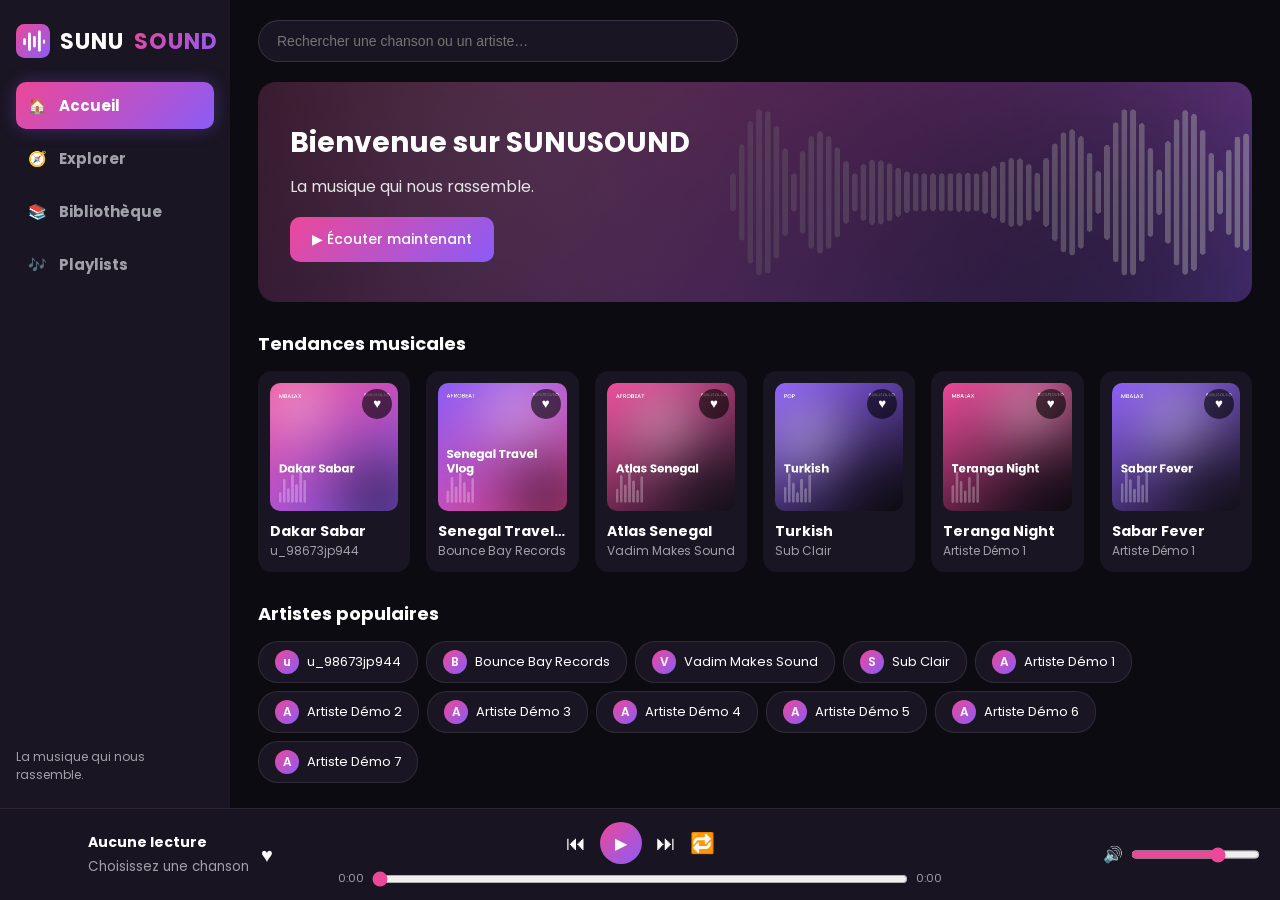
<file: index.html>
<!DOCTYPE html>
<html lang="fr">
<head>
<meta charset="UTF-8">
<meta name="viewport" content="width=device-width,initial-scale=1">
<title>SUNUSOUND – La musique qui nous rassemble</title>
<link href="https://fonts.googleapis.com/css2?family=Poppins:wght@400;500;600;700&display=swap" rel="stylesheet">
<link rel="icon" href="assets/images/logo.svg" type="image/svg+xml">
<link rel="stylesheet" href="css/style.css">
</head>
<body>
<!-- Barre latérale (devient barre de navigation en bas sur mobile) -->
<aside class="side">
  <div class="logo"><img src="assets/images/logo.svg" alt="">SUNU<span>SOUND</span></div>
  <nav>
    <button data-page="home" class="on">🏠<b>Accueil</b></button>
    <button data-page="explore">🧭<b>Explorer</b></button>
    <button data-page="library">📚<b>Bibliothèque</b></button>
    <button data-page="playlists">🎶<b>Playlists</b></button>
  </nav>
  <p class="slogan">La musique qui nous rassemble.</p>
</aside>

<main>
  <header class="top"><input id="search" type="search" placeholder="Rechercher une chanson ou un artiste…"></header>
  <section id="page-home" class="page on"></section>
  <section id="page-explore" class="page"></section>
  <section id="page-library" class="page"></section>
  <section id="page-playlists" class="page"></section>
</main>

<!-- Lecteur audio fixe -->
<footer class="player">
  <div class="now">
    <div id="pCover" class="cv"></div>
    <div><b id="pTitle">Aucune lecture</b><small id="pArtist">Choisissez une chanson</small></div>
    <button id="pFav" title="Favori">♥</button>
  </div>
  <div class="ctrl">
    <div class="btns">
      <button id="prev" title="Précédent">⏮</button>
      <button id="play" class="big" title="Lecture / Pause">▶</button>
      <button id="next" title="Suivant">⏭</button>
      <button id="rep" title="Répéter">🔁</button>
    </div>
    <div class="bar"><span id="cur">0:00</span><input id="seek" type="range" min="0" max="100" value="0"><span id="dur">0:00</span></div>
  </div>
  <div class="vol">🔊<input id="vol" type="range" min="0" max="100" value="70"></div>
</footer>
<div id="toast"></div>

<script src="js/music.js"></script>
<script src="js/script.js"></script>
</body>
</html>
</file>
<file: css/style.css>
/* style.css – charte SUNUSOUND : rose #EC4899, violet #8B5CF6, noirs #0D0B12 / #191522 */
:root{--p:#EC4899;--v:#8B5CF6;--bg:#0D0B12;--bg2:#191522;--g:#A1A1AA;--grad:linear-gradient(135deg,#EC4899,#8B5CF6)}
*{box-sizing:border-box;margin:0;padding:0}
body{font-family:Poppins,sans-serif;background:var(--bg);color:#fff;height:100vh;height:100dvh;overflow:hidden;display:grid;grid-template-columns:230px 1fr;grid-template-rows:1fr 92px;grid-template-areas:"s m" "p p"}
button{font-family:inherit}
.side{grid-area:s;background:var(--bg2);padding:24px 16px;display:flex;flex-direction:column;gap:24px}
.logo{font-weight:700;font-size:22px;letter-spacing:1px}.logo span{background:var(--grad);-webkit-background-clip:text;background-clip:text;color:transparent}
nav{display:flex;flex-direction:column;gap:6px}
nav button{background:none;border:0;color:var(--g);font-size:15px;display:flex;gap:12px;align-items:center;padding:12px;border-radius:10px;cursor:pointer;transition:.2s}
nav button:hover{color:#fff;background:#ffffff12}
nav button.on{color:#fff;background:var(--grad);box-shadow:0 0 18px #8B5CF655}
.slogan{margin-top:auto;color:var(--g);font-size:12px}
main{grid-area:m;overflow-y:auto;padding:0 28px 28px}
.top{position:sticky;top:0;background:var(--bg);padding:20px 0;z-index:5}
#search{width:100%;max-width:480px;padding:12px 18px;border-radius:30px;border:1px solid #ffffff22;background:var(--bg2);color:#fff;font-size:14px;outline:none;transition:.2s}
#search:focus{border-color:var(--p);box-shadow:0 0 0 3px #EC489933}
.page{display:none}.page.on{display:block;animation:in .4s}
@keyframes in{from{opacity:0;transform:translateY(8px)}}
h1{font-size:28px}h2{font-size:18px;margin:28px 0 14px}.sub{color:var(--g);margin-bottom:6px}
.grid{display:grid;grid-template-columns:repeat(auto-fill,minmax(150px,1fr));gap:16px}
.card{background:var(--bg2);padding:12px;border-radius:14px;cursor:pointer;transition:.25s}
.card:hover{transform:translateY(-5px);box-shadow:0 8px 24px #8B5CF633}
.cv{aspect-ratio:1;border-radius:10px;position:relative;margin-bottom:10px}
.card h4{font-size:14px;white-space:nowrap;overflow:hidden;text-overflow:ellipsis}.card p{font-size:12px;color:var(--g)}
.fav{position:absolute;top:6px;right:6px;border:0;background:#0009;color:#fff;width:30px;height:30px;border-radius:50%;cursor:pointer;transition:.2s}
.fav:hover{transform:scale(1.15)}.fav.on{color:var(--p)}
.pl{position:absolute;bottom:6px;right:6px;width:34px;height:34px;border-radius:50%;background:var(--grad);display:grid;place-items:center;opacity:0;transition:.2s}
.card:hover .pl{opacity:1}
.chips{display:flex;flex-wrap:wrap;gap:8px}
.chip{padding:8px 16px;border-radius:20px;background:var(--bg2);border:1px solid #ffffff18;color:#fff;font-size:13px;cursor:pointer;transition:.2s}
.chip:hover,.chip.on{background:var(--grad);border-color:transparent}
.empty{color:var(--g);padding:20px;border:1px dashed #ffffff30;border-radius:12px;text-align:center;font-size:14px}
.row{display:flex;align-items:center;gap:12px;padding:8px;border-radius:10px;cursor:pointer;transition:.2s}.row:hover{background:var(--bg)}
.row .cv{width:44px;margin:0;flex:none}.row div:nth-child(2){flex:1;min-width:0;font-size:14px}.row small{color:var(--g)}
.plbox{background:var(--bg2);padding:16px;border-radius:14px;margin-top:16px}
.plhead{display:flex;flex-wrap:wrap;gap:8px;align-items:center;margin:14px 0}.plhead h3{flex:1;min-width:120px}
.txt,select{padding:10px 14px;border-radius:10px;border:1px solid #ffffff22;background:var(--bg);color:#fff;font-size:13px;max-width:100%}
.btn{padding:10px 16px;border:0;border-radius:10px;background:var(--grad);color:#fff;font-weight:500;font-size:13px;cursor:pointer;transition:.2s}
.btn:hover{filter:brightness(1.15);transform:scale(1.04)}.btn.alt{background:#ffffff18}
.player{grid-area:p;background:#191522f5;border-top:1px solid #ffffff14;display:grid;grid-template-columns:1fr 2fr 1fr;align-items:center;gap:16px;padding:0 20px}
.now{display:flex;align-items:center;gap:12px;min-width:0}.now .cv{width:56px;margin:0;flex:none}.now div{min-width:0}
.now b{font-size:14px;display:block;white-space:nowrap;overflow:hidden;text-overflow:ellipsis}.now small{color:var(--g)}
.ctrl{display:flex;flex-direction:column;align-items:center;gap:6px}.btns{display:flex;gap:14px;align-items:center}
.btns button,#pFav{background:none;border:0;color:#fff;font-size:20px;cursor:pointer;transition:.2s}
.btns button:hover,#pFav:hover{color:var(--p);transform:scale(1.15)}
.btns .big{width:42px;height:42px;border-radius:50%;background:var(--grad);font-size:16px}.btns .big:hover{color:#fff}
.btns .on,#pFav.on{color:var(--p)}
.bar{display:flex;gap:8px;align-items:center;width:100%;font-size:11px;color:var(--g)}.bar input{flex:1}
.vol{display:flex;gap:8px;justify-content:flex-end}input[type=range]{accent-color:var(--p);cursor:pointer}
#toast{position:fixed;bottom:110px;left:50%;transform:translateX(-50%);background:var(--grad);padding:10px 18px;border-radius:20px;font-size:13px;opacity:0;pointer-events:none;transition:.3s;z-index:9;max-width:90vw;text-align:center}#toast.show{opacity:1}
/* Tablette */
@media(max-width:1000px){body{grid-template-columns:190px 1fr}.vol{display:none}.player{grid-template-columns:1fr 2fr}}
/* Mobile : la sidebar devient une barre de navigation en bas */
@media(max-width:760px){
  body{grid-template-columns:1fr;grid-template-rows:1fr auto 62px;grid-template-areas:"m" "p" "s"}
  .side{flex-direction:row;padding:0}.logo,.slogan{display:none}
  nav{flex-direction:row;width:100%;justify-content:space-around}
  nav button{flex-direction:column;gap:2px;font-size:11px;padding:8px}
  main{padding:0 14px 14px}h1{font-size:22px}
  .player{grid-template-columns:1fr;gap:6px;padding:8px 12px}.now .cv{width:42px}
  .grid{grid-template-columns:repeat(auto-fill,minmax(130px,1fr))}#toast{bottom:150px}
}

/* Bannière d'accueil, logo, avatars artistes */
.hero{border-radius:18px;padding:40px 32px;background:linear-gradient(90deg,#0D0B12cc,#0D0B1255),url('../assets/images/hero.jpg') center/cover;display:flex;flex-direction:column;gap:10px;align-items:flex-start;min-height:200px;justify-content:center}
.hero p{color:#e4e4e7}.hero .btn{margin-top:8px;padding:12px 22px;font-size:14px}
.logo{display:flex;align-items:center;gap:10px}.logo img{width:34px;height:34px}
.av{display:inline-grid;place-items:center;width:24px;height:24px;border-radius:50%;background:var(--grad);font-style:normal;font-size:12px;font-weight:600;margin-right:8px}
@media(max-width:760px){.hero{padding:24px 18px;min-height:150px}}
</file>
